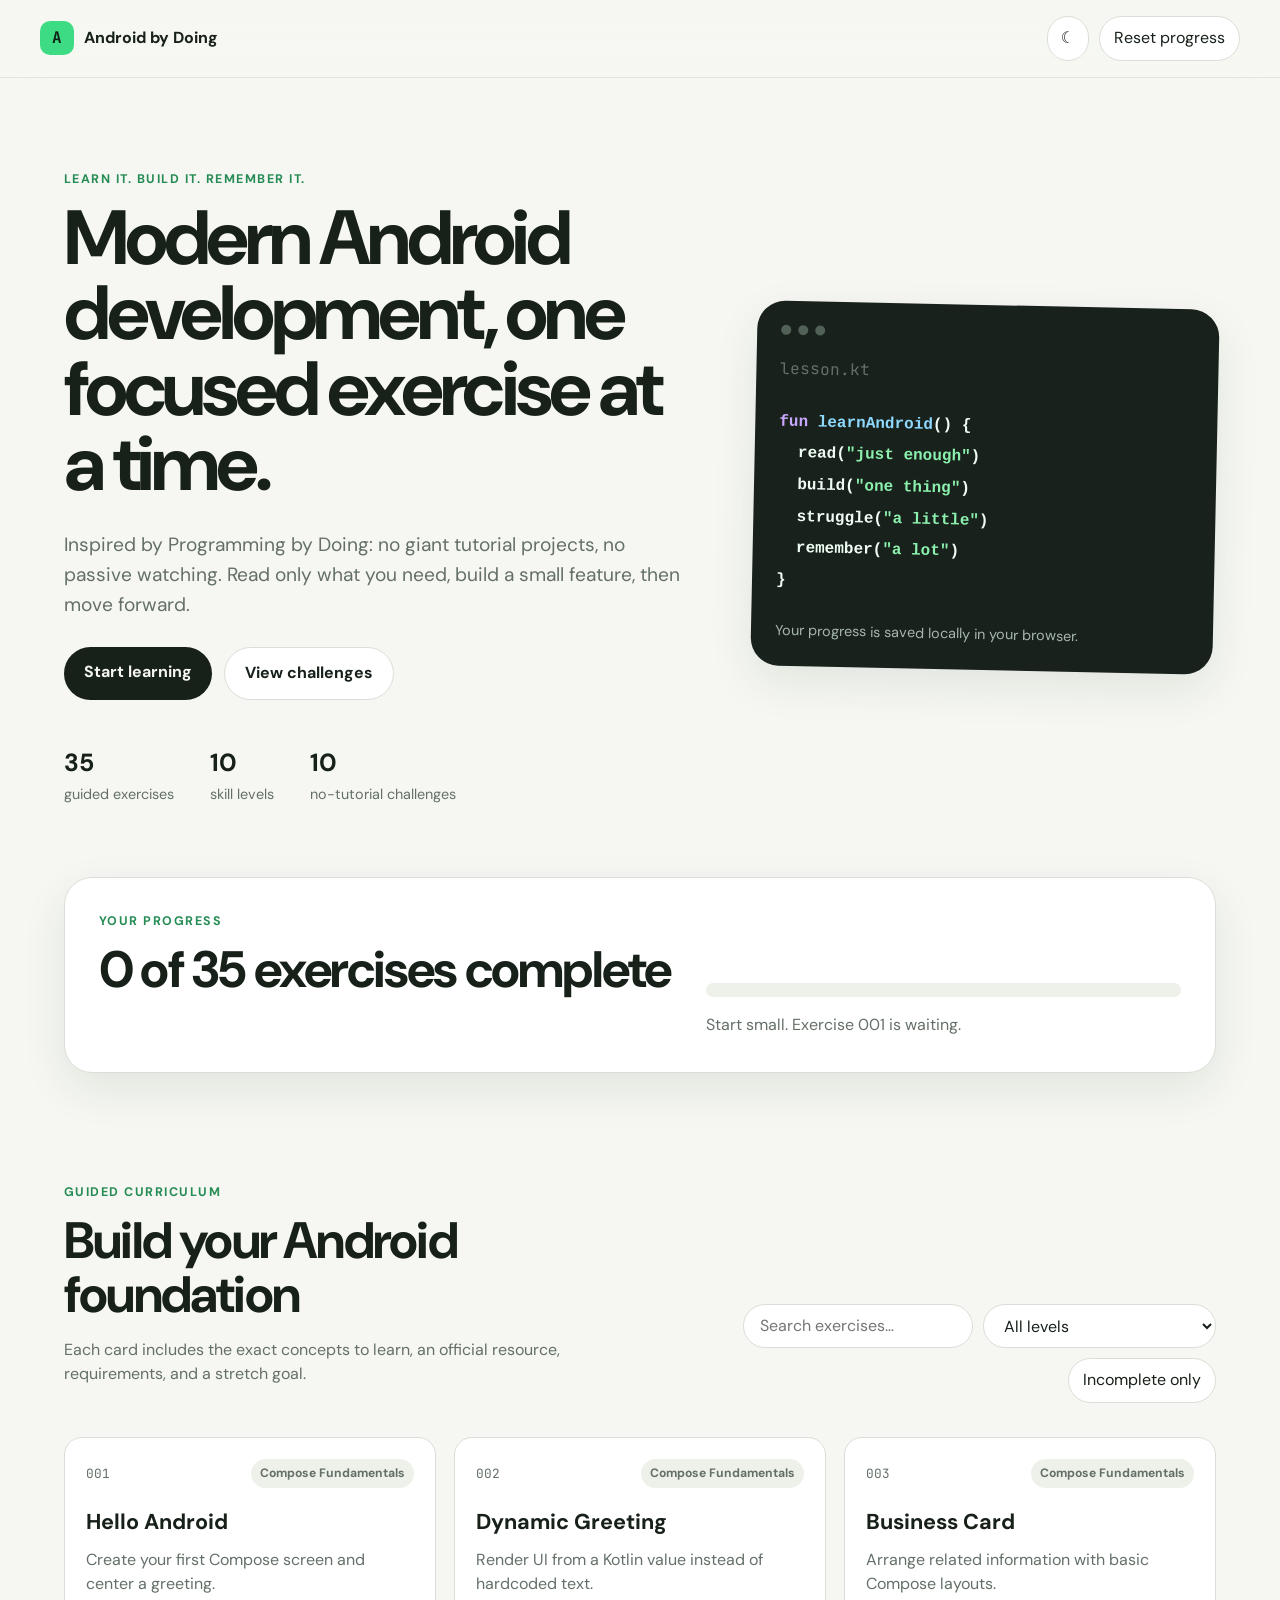
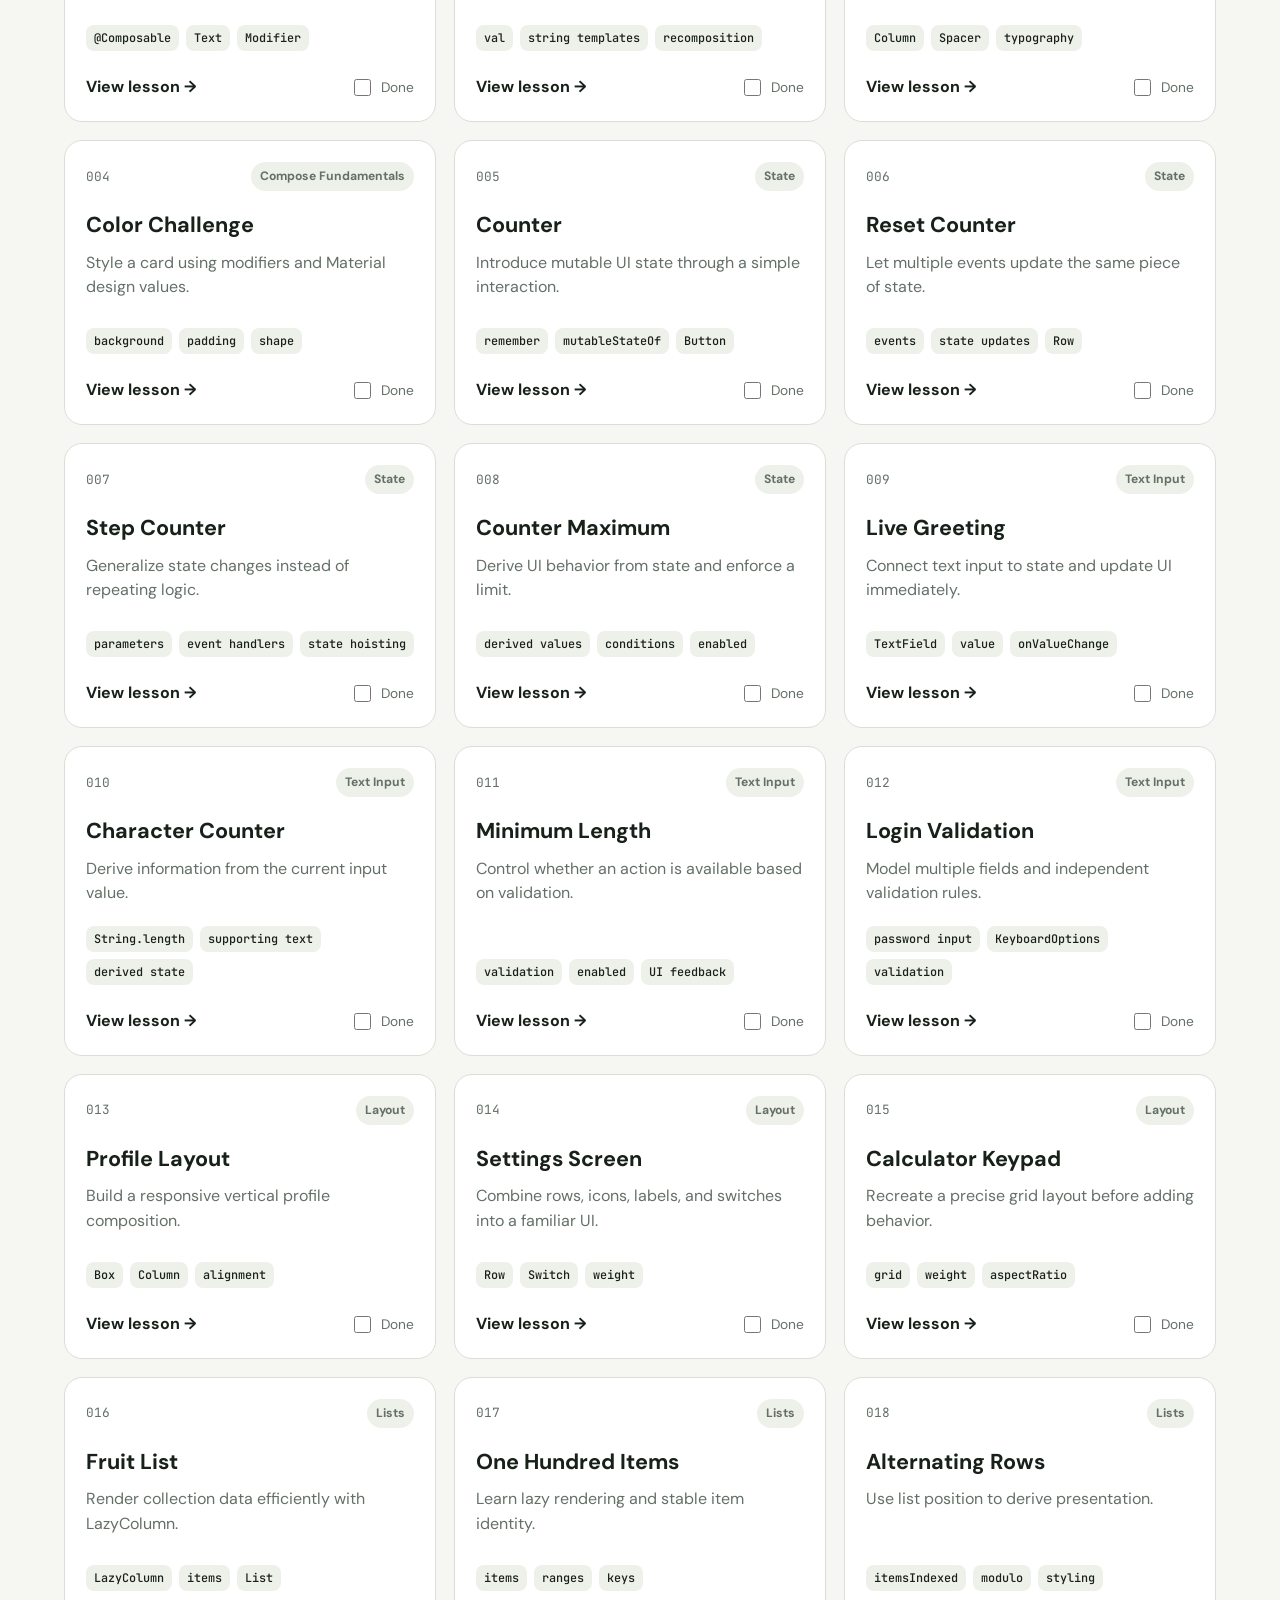
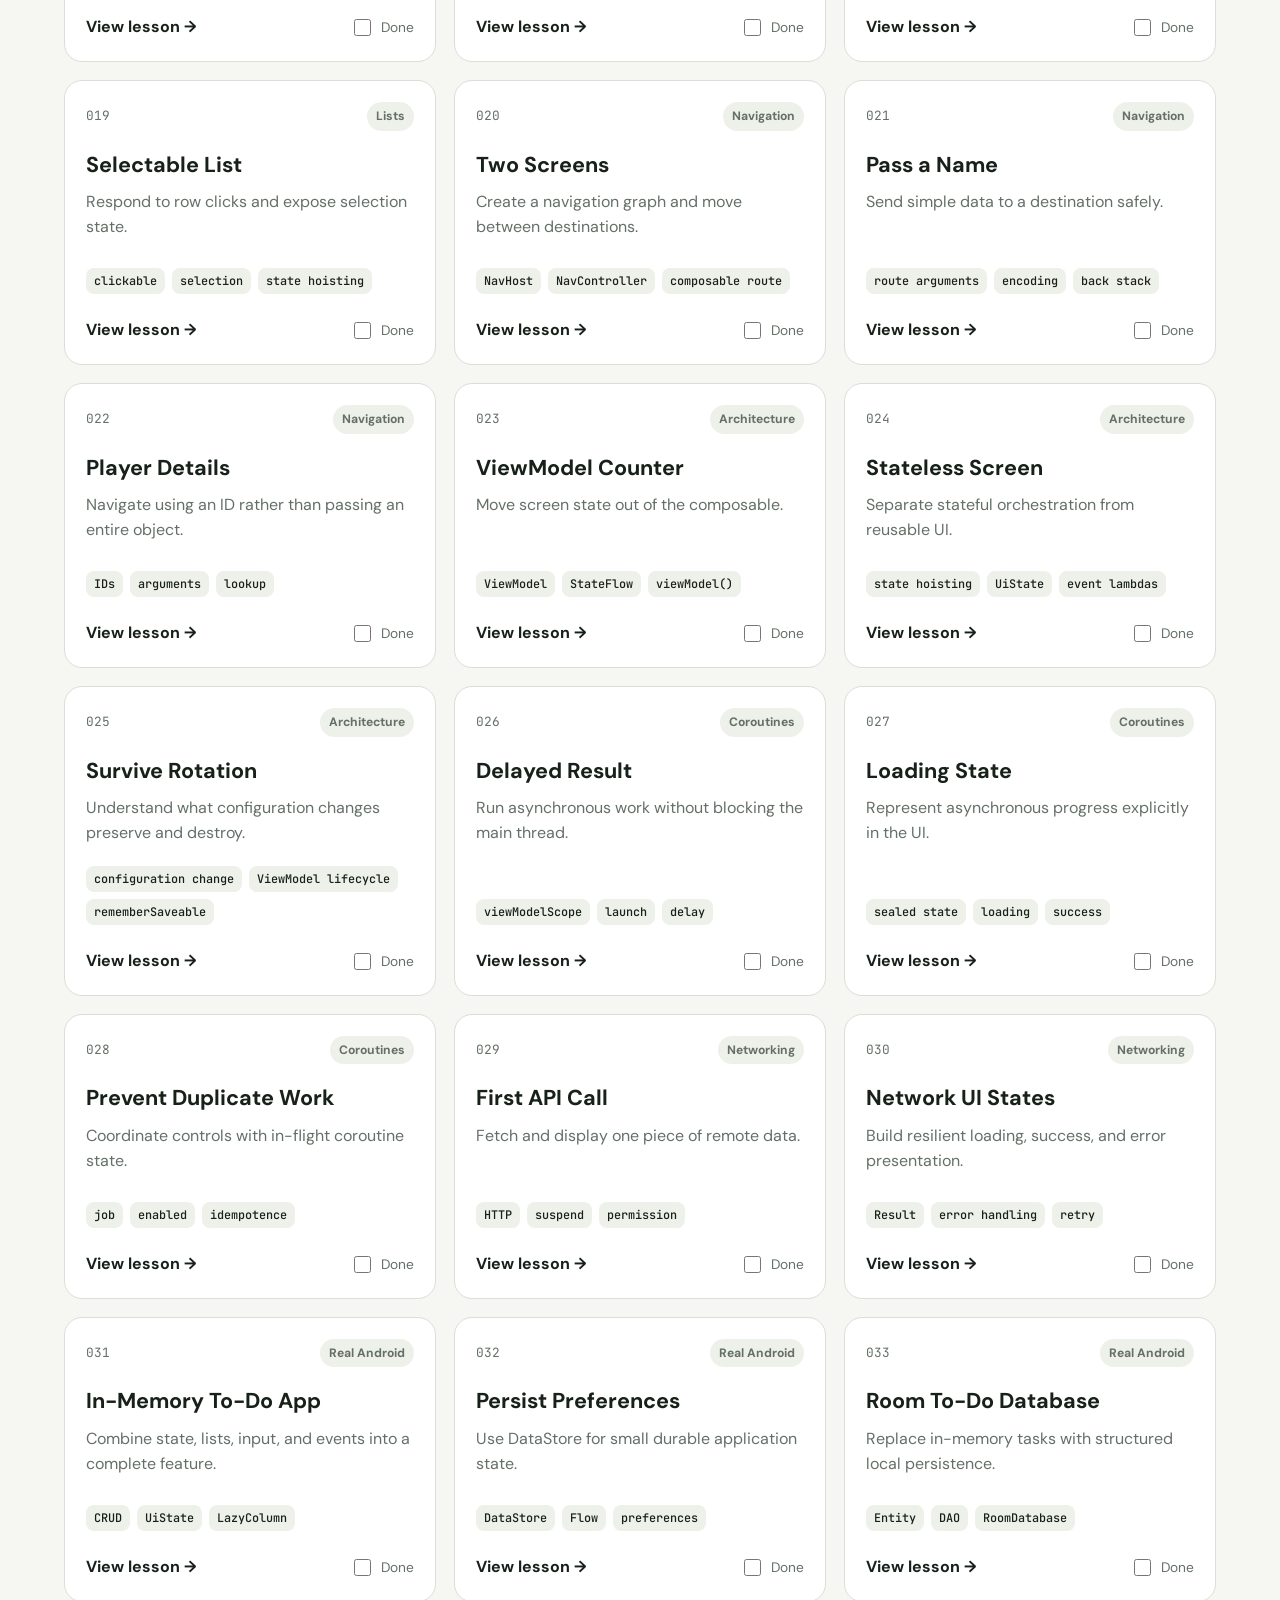
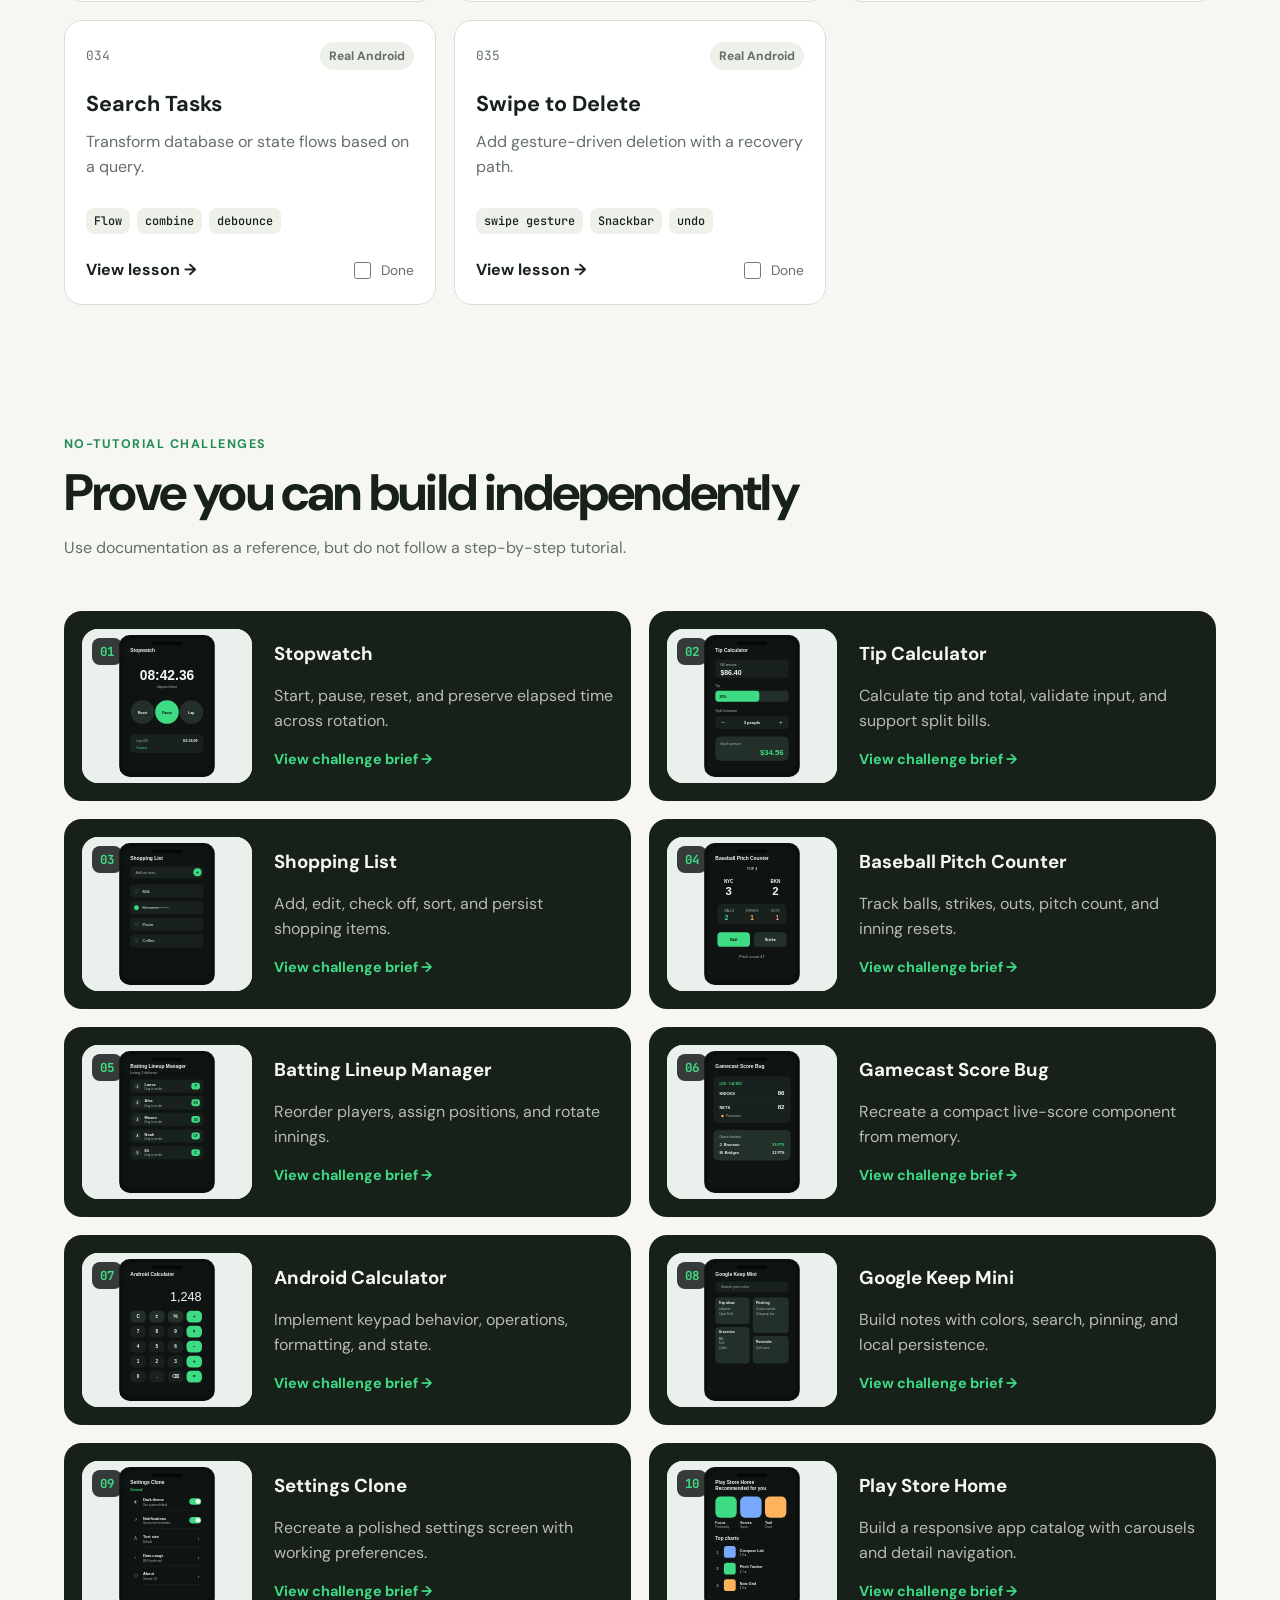
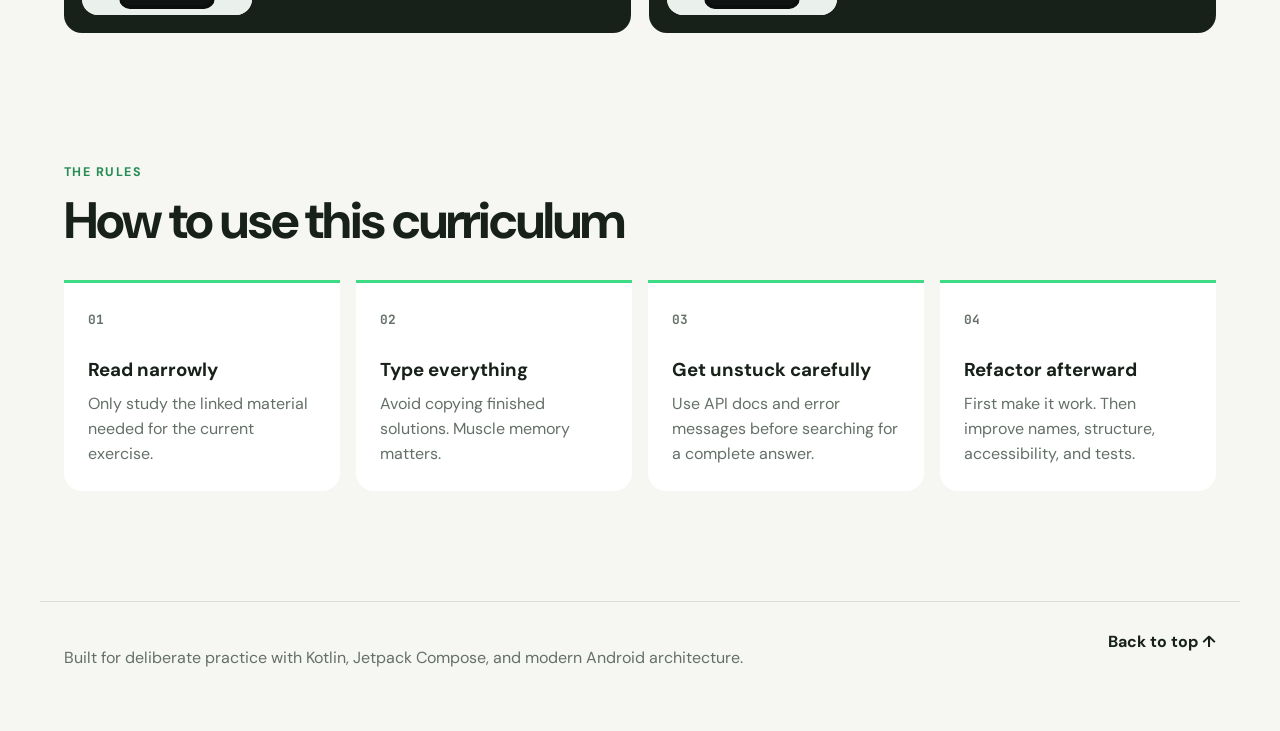
<file: index.html>
<!doctype html>
<html lang="en">
<head>
  <meta charset="utf-8" />
  <meta name="viewport" content="width=device-width, initial-scale=1" />
  <meta name="description" content="A hands-on, exercise-first path for learning modern Android development with Kotlin and Jetpack Compose." />
  <title>Android by Doing</title>
  <link rel="preconnect" href="https://fonts.googleapis.com">
  <link rel="preconnect" href="https://fonts.gstatic.com" crossorigin>
  <link href="https://fonts.googleapis.com/css2?family=DM+Sans:wght@400;500;600;700&family=JetBrains+Mono:wght@500;700&display=swap" rel="stylesheet">
  <link rel="stylesheet" href="styles.css?v=real-ui-1" />
</head>
<body>
  <header class="site-header">
    <a class="brand" href="#top" aria-label="Android by Doing home">
      <span class="brand-mark">A</span>
      <span>Android by Doing</span>
    </a>
    <nav class="header-actions" aria-label="Page controls">
      <button id="themeToggle" class="icon-button" type="button" aria-label="Toggle dark mode">☾</button>
      <button id="resetProgress" class="text-button" type="button">Reset progress</button>
    </nav>
  </header>

  <main id="top">
    <section class="hero">
      <div class="hero-copy">
        <p class="eyebrow">Learn it. Build it. Remember it.</p>
        <h1>Modern Android development, one focused exercise at a time.</h1>
        <p class="hero-text">Inspired by Programming by Doing: no giant tutorial projects, no passive watching. Read only what you need, build a small feature, then move forward.</p>
        <div class="hero-actions">
          <a class="primary-button" href="#curriculum">Start learning</a>
          <a class="secondary-button" href="#challenges">View challenges</a>
        </div>
        <div class="hero-stats" aria-label="Curriculum statistics">
          <div><strong id="exerciseCount">35</strong><span>guided exercises</span></div>
          <div><strong>10</strong><span>skill levels</span></div>
          <div><strong>10</strong><span>no-tutorial challenges</span></div>
        </div>
      </div>
      <aside class="hero-card" aria-label="How each lesson works">
        <div class="terminal-dots"><span></span><span></span><span></span></div>
        <p class="mono muted">lesson.kt</p>
        <pre><code><span class="code-purple">fun</span> <span class="code-blue">learnAndroid</span>() {
  read(<span class="code-green">"just enough"</span>)
  build(<span class="code-green">"one thing"</span>)
  struggle(<span class="code-green">"a little"</span>)
  remember(<span class="code-green">"a lot"</span>)
}</code></pre>
        <p class="hero-card-note">Your progress is saved locally in your browser.</p>
      </aside>
    </section>

    <section class="progress-section" aria-labelledby="progressTitle">
      <div>
        <p class="eyebrow">Your progress</p>
        <h2 id="progressTitle"><span id="completedCount">0</span> of 35 exercises complete</h2>
      </div>
      <div class="progress-track" role="progressbar" aria-valuemin="0" aria-valuemax="35" aria-valuenow="0">
        <div id="progressBar" class="progress-bar"></div>
      </div>
      <p id="progressMessage" class="muted">Start small. Exercise 001 is waiting.</p>
    </section>

    <section id="curriculum" class="curriculum-section">
      <div class="section-heading">
        <div>
          <p class="eyebrow">Guided curriculum</p>
          <h2>Build your Android foundation</h2>
          <p>Each card includes the exact concepts to learn, an official resource, requirements, and a stretch goal.</p>
        </div>
        <div class="filters" aria-label="Exercise filters">
          <label class="search-field">
            <span class="sr-only">Search exercises</span>
            <input id="searchInput" type="search" placeholder="Search exercises…" autocomplete="off" />
          </label>
          <select id="levelFilter" aria-label="Filter by level">
            <option value="all">All levels</option>
          </select>
          <button id="incompleteFilter" class="filter-button" type="button" aria-pressed="false">Incomplete only</button>
        </div>
      </div>
      <div id="exerciseGrid" class="exercise-grid"></div>
      <div id="emptyState" class="empty-state" hidden>
        <h3>No exercises found</h3>
        <p>Try a different search term or clear your filters.</p>
      </div>
    </section>

    <section id="challenges" class="challenge-section">
      <div class="section-heading compact">
        <div>
          <p class="eyebrow">No-tutorial challenges</p>
          <h2>Prove you can build independently</h2>
          <p>Use documentation as a reference, but do not follow a step-by-step tutorial.</p>
        </div>
      </div>
      <div id="challengeGrid" class="challenge-grid"></div>
    </section>

    <section class="principles-section">
      <p class="eyebrow">The rules</p>
      <h2>How to use this curriculum</h2>
      <div class="principles-grid">
        <article><span>01</span><h3>Read narrowly</h3><p>Only study the linked material needed for the current exercise.</p></article>
        <article><span>02</span><h3>Type everything</h3><p>Avoid copying finished solutions. Muscle memory matters.</p></article>
        <article><span>03</span><h3>Get unstuck carefully</h3><p>Use API docs and error messages before searching for a complete answer.</p></article>
        <article><span>04</span><h3>Refactor afterward</h3><p>First make it work. Then improve names, structure, accessibility, and tests.</p></article>
      </div>
    </section>
  </main>

  <footer>
    <p>Built for deliberate practice with Kotlin, Jetpack Compose, and modern Android architecture.</p>
    <a href="#top">Back to top ↑</a>
  </footer>

  <dialog id="exerciseDialog">
    <button id="closeDialog" class="dialog-close" type="button" aria-label="Close">×</button>
    <div id="dialogContent"></div>
  </dialog>

  <script src="app.js?v=real-ui-1"></script>
</body>
</html>
</file>
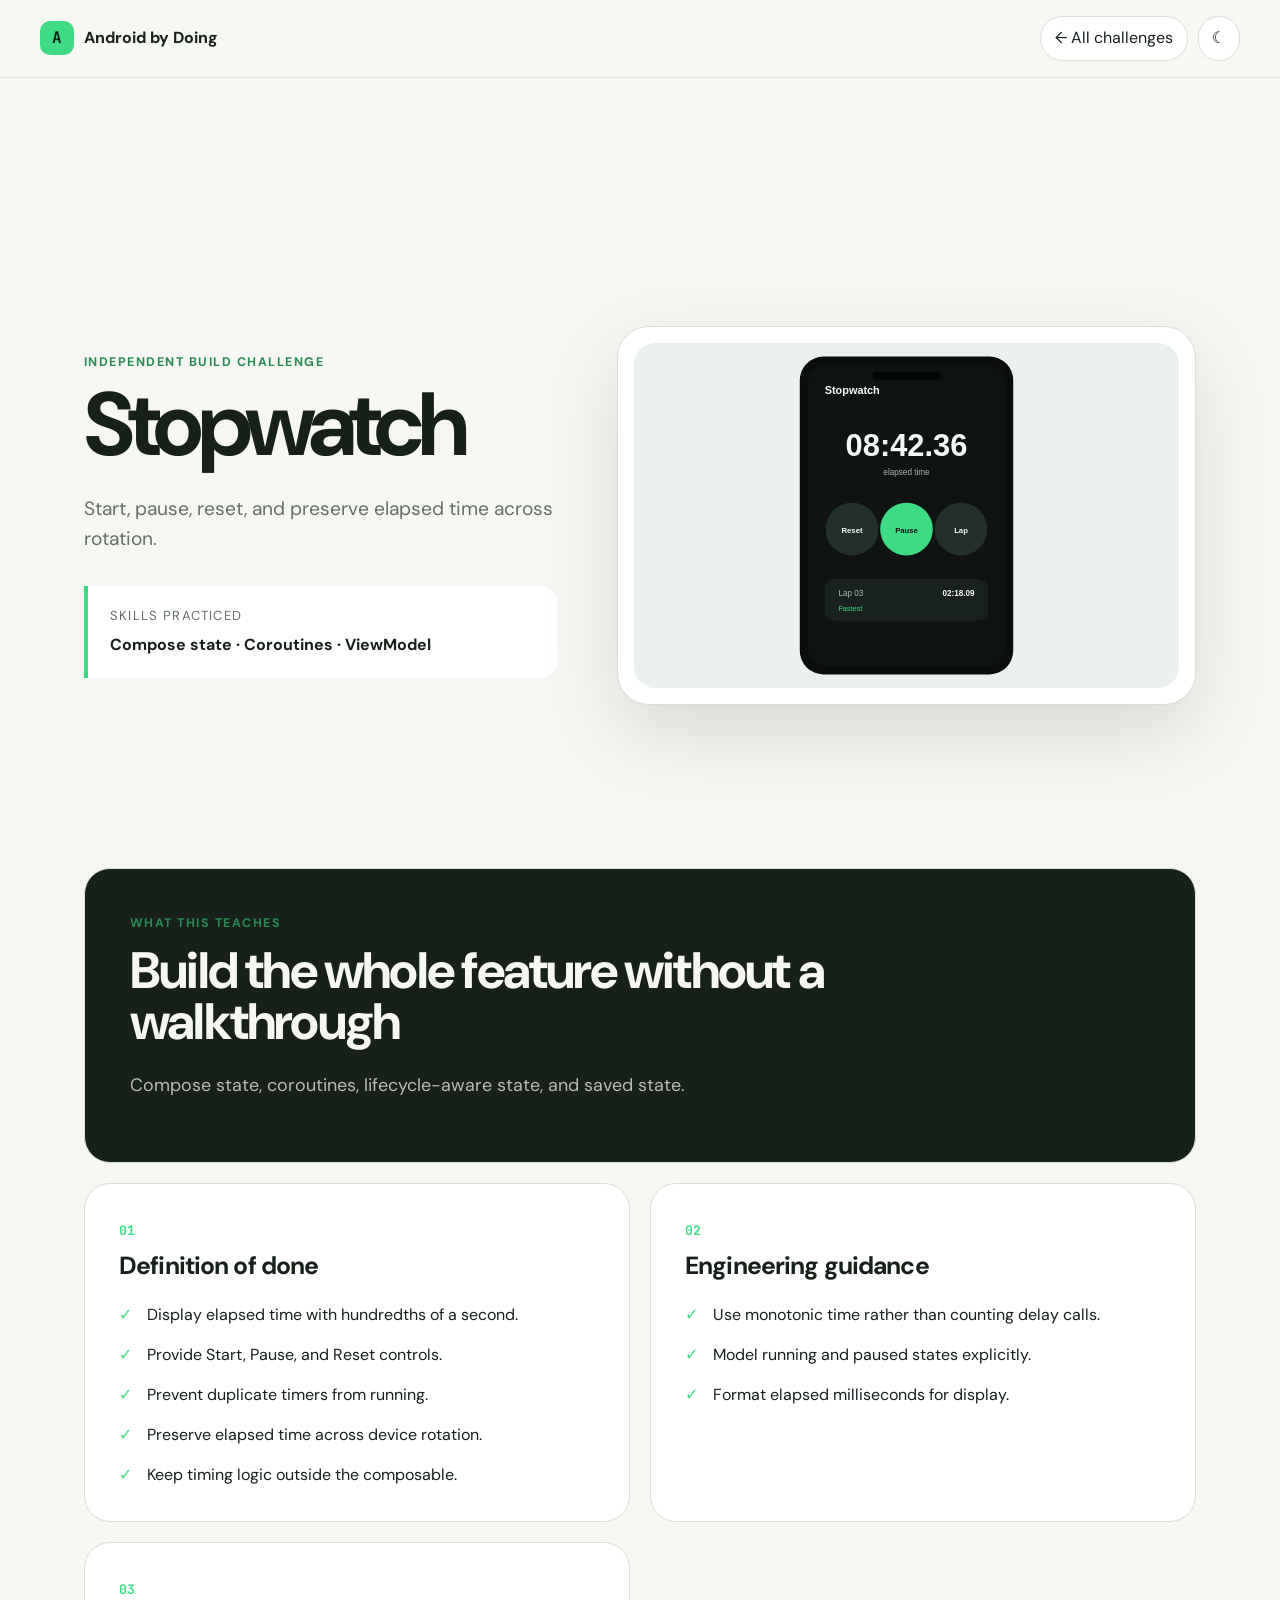
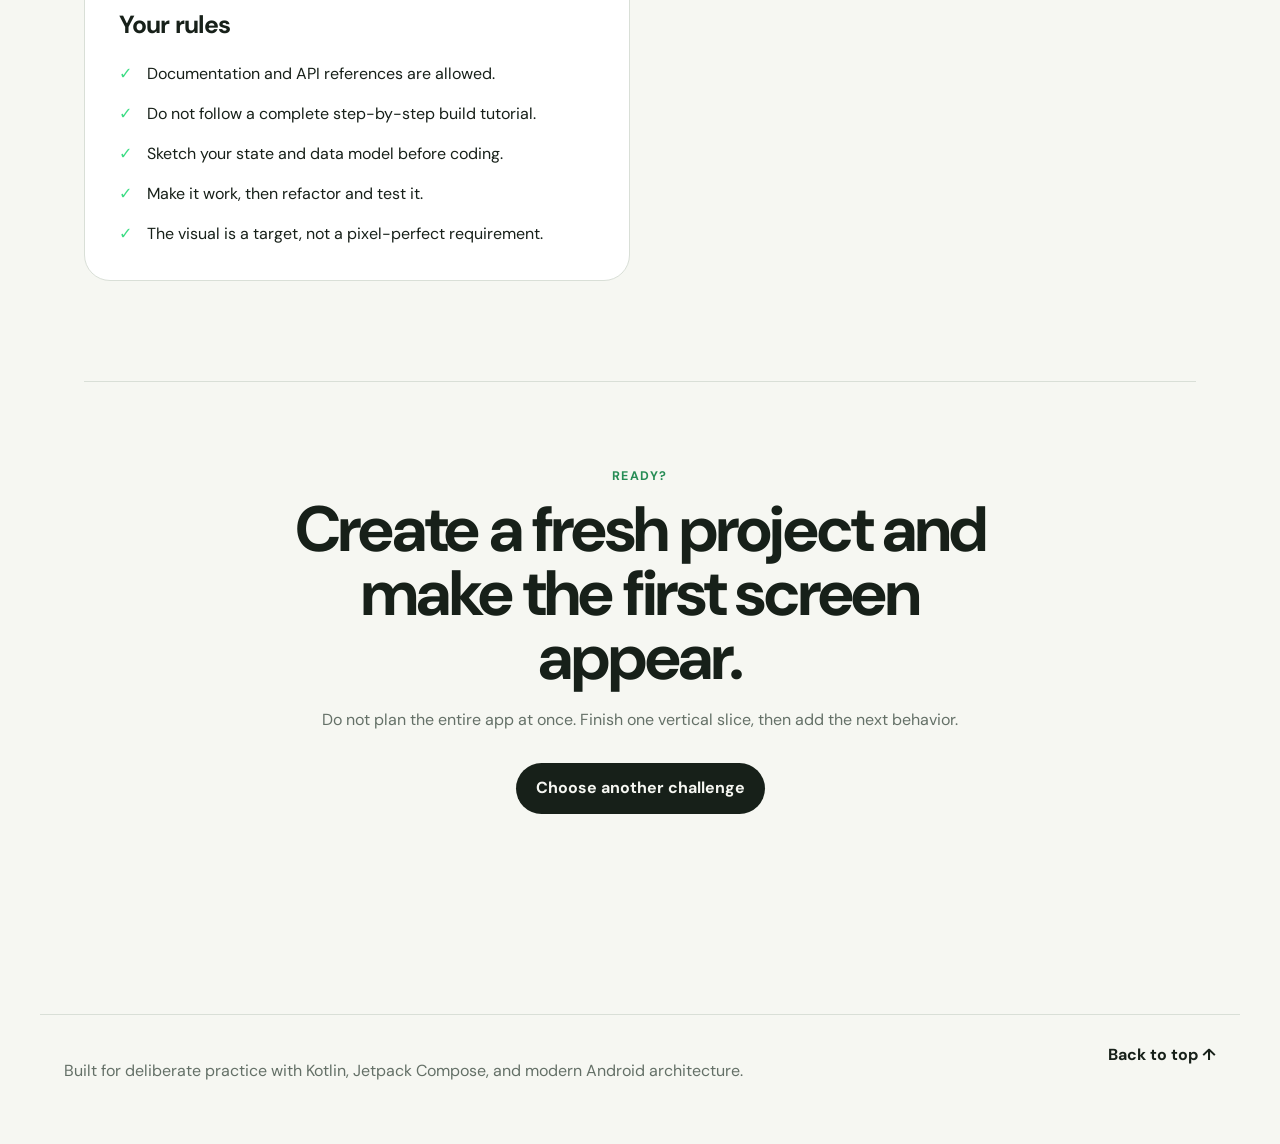
<file: challenge.html>
<!doctype html><html lang="en"><head><meta charset="utf-8"><meta name="viewport" content="width=device-width,initial-scale=1"><meta name="description" content="Independent Android app challenge brief."><title>Challenge · Android by Doing</title><link rel="preconnect" href="https://fonts.googleapis.com"><link rel="preconnect" href="https://fonts.gstatic.com" crossorigin><link href="https://fonts.googleapis.com/css2?family=DM+Sans:wght@400;500;600;700&family=JetBrains+Mono:wght@500;700&display=swap" rel="stylesheet"><link rel="stylesheet" href="styles.css?v=real-ui-1"></head><body><header class="site-header"><a class="brand" href="index.html"><span class="brand-mark">A</span><span>Android by Doing</span></a><nav class="header-actions"><a class="text-button back-link" href="index.html#challenges">← All challenges</a><button id="themeToggle" class="icon-button" type="button" aria-label="Toggle dark mode">☾</button></nav></header><main class="challenge-detail"><section class="challenge-hero"><div><p class="eyebrow">Independent build challenge</p><h1 id="challengeTitle"></h1><p id="challengeDescription" class="hero-text"></p><div class="skills-banner"><span>Skills practiced</span><strong id="challengeSkills"></strong></div></div><figure class="challenge-visual"><img id="challengeImage" src="" alt=""></figure></section><section class="brief-grid"><article class="brief-card featured"><p class="eyebrow">What this teaches</p><h2>Build the whole feature without a walkthrough</h2><p id="challengeLearn"></p></article><article class="brief-card"><span class="brief-number">01</span><h2>Definition of done</h2><ul id="requirements" class="check-list"></ul></article><article class="brief-card"><span class="brief-number">02</span><h2>Engineering guidance</h2><ul id="principles" class="check-list"></ul></article><article class="brief-card"><span class="brief-number">03</span><h2>Your rules</h2><ul class="check-list"><li>Documentation and API references are allowed.</li><li>Do not follow a complete step-by-step build tutorial.</li><li>Sketch your state and data model before coding.</li><li>Make it work, then refactor and test it.</li><li>The visual is a target, not a pixel-perfect requirement.</li></ul></article></section><section class="challenge-cta"><p class="eyebrow">Ready?</p><h2>Create a fresh project and make the first screen appear.</h2><p>Do not plan the entire app at once. Finish one vertical slice, then add the next behavior.</p><a class="primary-button" href="index.html#challenges">Choose another challenge</a></section></main><footer><p>Built for deliberate practice with Kotlin, Jetpack Compose, and modern Android architecture.</p><a href="#top">Back to top ↑</a></footer><script src="challenge.js?v=real-ui-1"></script></body></html>
</file>
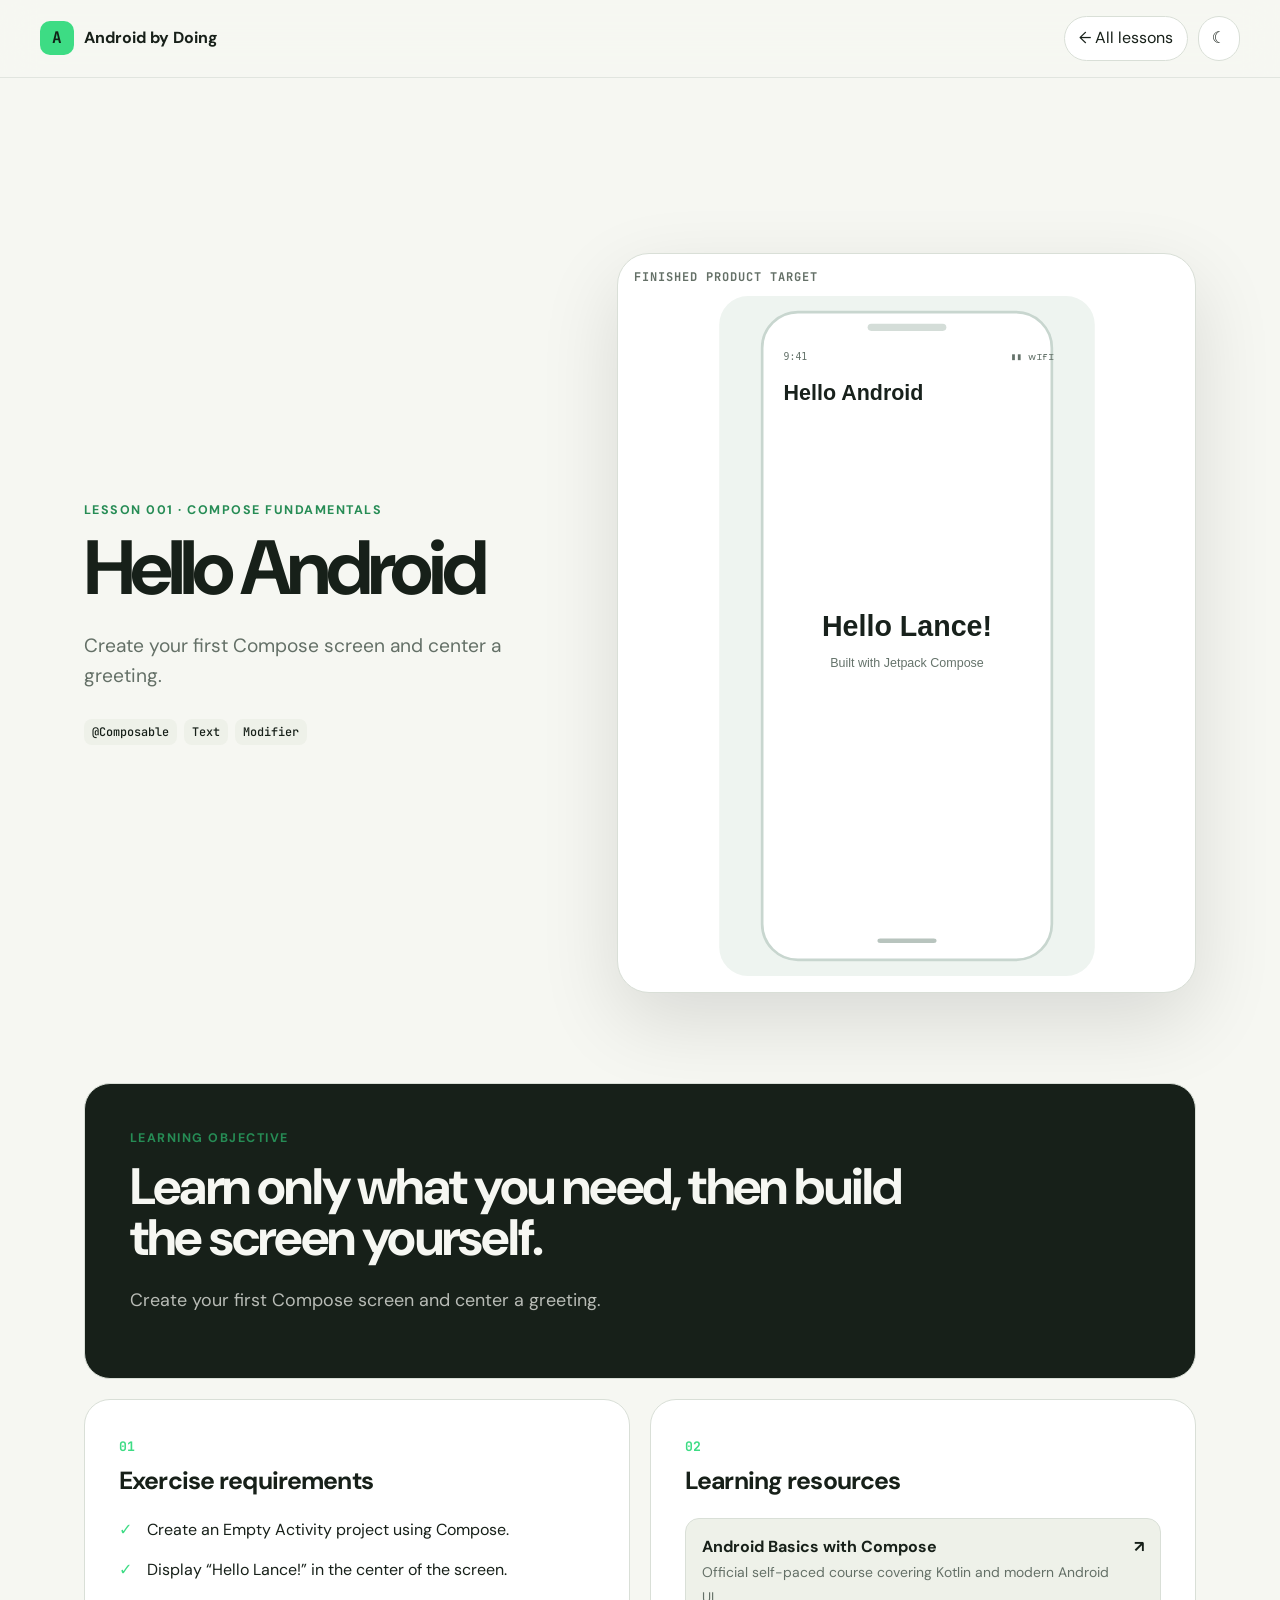
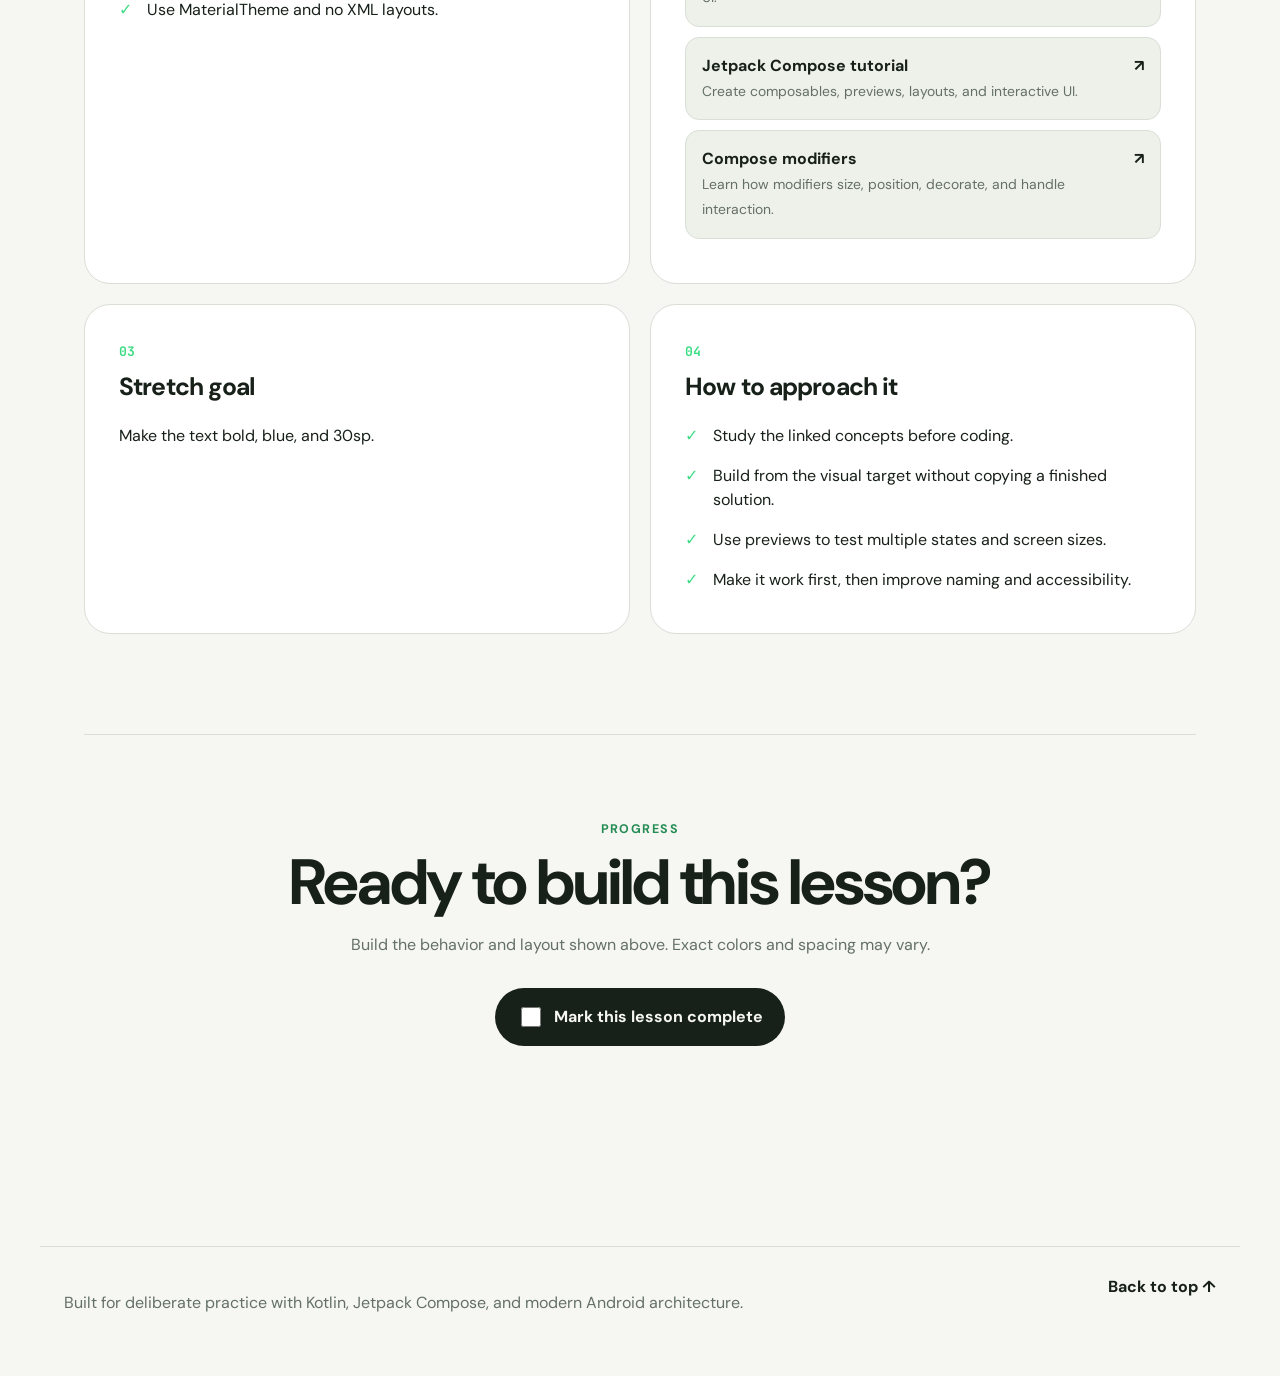
<file: lesson.html>
<!doctype html><html lang="en"><head><meta charset="utf-8"><meta name="viewport" content="width=device-width,initial-scale=1"><meta name="description" content="Guided Android exercise with resources and visual target."><title>Lesson · Android by Doing</title><link rel="preconnect" href="https://fonts.googleapis.com"><link rel="preconnect" href="https://fonts.gstatic.com" crossorigin><link href="https://fonts.googleapis.com/css2?family=DM+Sans:wght@400;500;600;700&family=JetBrains+Mono:wght@500;700&display=swap" rel="stylesheet"><link rel="stylesheet" href="styles.css?v=real-ui-1"></head><body><header class="site-header"><a class="brand" href="index.html"><span class="brand-mark">A</span><span>Android by Doing</span></a><nav class="header-actions"><a class="text-button back-link" href="index.html#curriculum">← All lessons</a><button id="themeToggle" class="icon-button" type="button" aria-label="Toggle dark mode">☾</button></nav></header><main class="challenge-detail lesson-detail"><section class="challenge-hero lesson-hero"><div><p class="eyebrow" id="lessonLevel"></p><h1 id="lessonTitle"></h1><p id="lessonSummary" class="hero-text"></p><div id="lessonConcepts" class="concept-list lesson-concepts"></div></div><figure class="challenge-visual"><figcaption class="visual-label">Finished product target</figcaption><img id="lessonImage" src="" alt=""></figure></section><section class="brief-grid"><article class="brief-card featured"><p class="eyebrow">Learning objective</p><h2>Learn only what you need, then build the screen yourself.</h2><p id="lessonObjective"></p></article><article class="brief-card"><span class="brief-number">01</span><h2>Exercise requirements</h2><ul id="lessonRequirements" class="check-list"></ul></article><article class="brief-card"><span class="brief-number">02</span><h2>Learning resources</h2><div id="lessonResources"></div></article><article class="brief-card"><span class="brief-number">03</span><h2>Stretch goal</h2><p id="lessonStretch"></p></article><article class="brief-card"><span class="brief-number">04</span><h2>How to approach it</h2><ul class="check-list"><li>Study the linked concepts before coding.</li><li>Build from the visual target without copying a finished solution.</li><li>Use previews to test multiple states and screen sizes.</li><li>Make it work first, then improve naming and accessibility.</li></ul></article></section><section class="challenge-cta"><p class="eyebrow">Progress</p><h2 id="completionHeading">Ready to build this lesson?</h2><p>Build the behavior and layout shown above. Exact colors and spacing may vary.</p><label class="lesson-complete"><input id="lessonComplete" type="checkbox"> Mark this lesson complete</label></section></main><footer><p>Built for deliberate practice with Kotlin, Jetpack Compose, and modern Android architecture.</p><a href="#top">Back to top ↑</a></footer><script src="lesson-data.js?v=real-ui-1"></script><script src="lesson.js?v=real-ui-1"></script></body></html>
</file>
<file: styles.css>
:root {
  --bg: #f6f7f2;
  --surface: #ffffff;
  --surface-2: #eef1e9;
  --text: #172019;
  --muted: #647067;
  --border: #d9dfd7;
  --accent: #3ddc84;
  --accent-dark: #143f29;
  --purple: #7457d9;
  --shadow: 0 16px 45px rgba(25, 40, 29, .09);
  --radius-lg: 28px;
  --radius-md: 18px;
  --radius-sm: 12px;
}

body.dark {
  --bg: #111512;
  --surface: #191f1b;
  --surface-2: #222a24;
  --text: #f4f7f3;
  --muted: #aeb8b0;
  --border: #344037;
  --accent-dark: #bdf7d2;
  --shadow: 0 18px 55px rgba(0, 0, 0, .28);
}

* { box-sizing: border-box; }
html { scroll-behavior: smooth; }
body {
  margin: 0;
  background: var(--bg);
  color: var(--text);
  font-family: "DM Sans", system-ui, sans-serif;
  line-height: 1.55;
  transition: background .2s ease, color .2s ease;
}
a { color: inherit; }
button, input, select { font: inherit; }
button, select { cursor: pointer; }

.site-header {
  position: sticky;
  top: 0;
  z-index: 20;
  display: flex;
  justify-content: space-between;
  align-items: center;
  padding: 16px max(24px, calc((100vw - 1200px) / 2));
  background: color-mix(in srgb, var(--bg) 88%, transparent);
  border-bottom: 1px solid color-mix(in srgb, var(--border) 70%, transparent);
  backdrop-filter: blur(18px);
}
.brand { display:flex; align-items:center; gap:10px; text-decoration:none; font-weight:700; }
.brand-mark { display:grid; place-items:center; width:34px; height:34px; border-radius:10px; background:var(--accent); color:#102216; font-family:"JetBrains Mono"; }
.header-actions { display:flex; gap:10px; }
.icon-button, .text-button, .filter-button {
  border:1px solid var(--border); background:var(--surface); color:var(--text); border-radius:999px; padding:9px 14px;
}
.icon-button { width:42px; padding:9px; }

main { max-width: 1200px; margin: auto; padding: 0 24px; }
.hero { min-height: 720px; display:grid; grid-template-columns:1.15fr .85fr; gap:64px; align-items:center; padding:92px 0 72px; }
.eyebrow { margin:0 0 12px; color:#268c55; font-weight:700; letter-spacing:.12em; text-transform:uppercase; font-size:.78rem; }
body.dark .eyebrow { color:var(--accent); }
h1 { margin:0; max-width:800px; font-size:clamp(3rem, 6vw, 5.7rem); line-height:.98; letter-spacing:-.055em; }
h2 { margin:0; font-size:clamp(2rem, 4vw, 3.4rem); line-height:1.05; letter-spacing:-.035em; }
h3 { margin:0; }
.hero-text { max-width:670px; margin:28px 0; color:var(--muted); font-size:1.2rem; }
.hero-actions { display:flex; gap:12px; flex-wrap:wrap; }
.primary-button, .secondary-button { display:inline-flex; justify-content:center; padding:13px 20px; border-radius:999px; text-decoration:none; font-weight:700; }
.primary-button { background:var(--text); color:var(--bg); }
.secondary-button { border:1px solid var(--border); background:var(--surface); }
.hero-stats { display:flex; gap:36px; margin-top:44px; }
.hero-stats div { display:flex; flex-direction:column; }
.hero-stats strong { font-size:1.55rem; }
.hero-stats span { color:var(--muted); font-size:.9rem; }
.hero-card { background:#18211b; color:#eefcf3; border-radius:var(--radius-lg); box-shadow:var(--shadow); padding:24px; transform:rotate(1.2deg); }
.terminal-dots { display:flex; gap:7px; margin-bottom:22px; }
.terminal-dots span { width:10px; height:10px; border-radius:50%; background:#526158; }
.hero-card pre { overflow:auto; margin:24px 0; font:600 1rem/1.85 "JetBrains Mono", monospace; }
.mono { font-family:"JetBrains Mono", monospace; }
.muted { color:var(--muted); }
.code-purple { color:#c8a7ff; }.code-blue{color:#8dd9ff}.code-green{color:#8bf0ad}
.hero-card-note { color:#a7b7ad; margin:0; font-size:.9rem; }

.progress-section { display:grid; grid-template-columns:auto 1fr; gap:16px 36px; align-items:end; padding:34px; border-radius:var(--radius-lg); background:var(--surface); border:1px solid var(--border); box-shadow:var(--shadow); }
.progress-track { height:14px; background:var(--surface-2); border-radius:999px; overflow:hidden; }
.progress-bar { width:0; height:100%; background:var(--accent); border-radius:inherit; transition:width .35s ease; }
.progress-section > p { grid-column:2; margin:0; }

.curriculum-section, .challenge-section, .principles-section { padding:110px 0 20px; }
.section-heading { display:flex; justify-content:space-between; align-items:end; gap:30px; margin-bottom:34px; }
.section-heading p:not(.eyebrow) { color:var(--muted); max-width:650px; }
.section-heading.compact { align-items:start; }
.filters { display:flex; flex-wrap:wrap; gap:10px; justify-content:flex-end; }
.search-field input, select { min-height:44px; border:1px solid var(--border); border-radius:999px; padding:0 16px; background:var(--surface); color:var(--text); }
.search-field input { width:230px; }
.filter-button.active { background:var(--text); color:var(--bg); }

.exercise-grid { display:grid; grid-template-columns:repeat(3, 1fr); gap:18px; }
.exercise-card { display:flex; flex-direction:column; min-height:310px; padding:23px; background:var(--surface); border:1px solid var(--border); border-radius:var(--radius-md); transition:transform .18s ease, box-shadow .18s ease, border-color .18s ease; }
.exercise-card:hover { transform:translateY(-4px); box-shadow:var(--shadow); border-color:color-mix(in srgb, var(--accent) 65%, var(--border)); }
.exercise-card.completed { background:color-mix(in srgb, var(--accent) 9%, var(--surface)); }
.card-top { display:flex; justify-content:space-between; align-items:center; gap:12px; }
.lesson-number { font-family:"JetBrains Mono"; font-size:.8rem; color:var(--muted); }
.level-pill { padding:5px 9px; border-radius:999px; background:var(--surface-2); color:var(--muted); font-size:.76rem; font-weight:700; }
.exercise-card h3 { margin:24px 0 10px; font-size:1.35rem; }
.exercise-card > p { color:var(--muted); margin:0 0 22px; }
.concept-list { display:flex; flex-wrap:wrap; gap:7px; margin-top:auto; }
.concept-list span { padding:5px 8px; border-radius:8px; background:var(--surface-2); font:500 .74rem "JetBrains Mono"; }
.card-actions { display:flex; justify-content:space-between; align-items:center; gap:10px; margin-top:24px; }
.open-exercise { border:0; background:transparent; color:var(--text); font-weight:700; padding:0; }
.complete-label { display:flex; align-items:center; gap:7px; color:var(--muted); font-size:.86rem; cursor:pointer; }
.complete-label input { accent-color:var(--accent); width:17px; height:17px; }

.challenge-grid { display:grid; grid-template-columns:repeat(2,1fr); gap:18px; counter-reset:challenges; }
.challenge-card { position:relative; display:grid; grid-template-columns:170px 1fr; gap:22px; min-height:190px; padding:18px; border-radius:var(--radius-md); background:var(--text); color:var(--bg); overflow:hidden; text-decoration:none; transition:transform .2s ease, box-shadow .2s ease; }
.challenge-card:hover { transform:translateY(-4px); box-shadow:0 18px 50px rgba(0,0,0,.18); }
.challenge-card img { width:100%; height:100%; min-height:154px; object-fit:cover; border-radius:16px; background:#eaf1ed; }
.challenge-card > div { align-self:center; }
.challenge-card .challenge-number { position:absolute; top:27px; left:28px; z-index:2; padding:5px 8px; border-radius:8px; background:rgba(15,20,18,.82); color:var(--accent); font:700 .78rem "JetBrains Mono"; }
.challenge-card p { opacity:.72; margin-bottom:13px; }
.challenge-link { font-weight:700; font-size:.9rem; color:var(--accent); }

.principles-grid { display:grid; grid-template-columns:repeat(4,1fr); gap:16px; margin-top:32px; }
.principles-grid article { padding:24px; border-top:3px solid var(--accent); background:var(--surface); border-radius:0 0 var(--radius-md) var(--radius-md); }
.principles-grid span { font:700 .8rem "JetBrains Mono"; color:var(--muted); }
.principles-grid h3 { margin:24px 0 8px; }
.principles-grid p { color:var(--muted); margin:0; }

footer { max-width:1200px; margin:90px auto 0; padding:28px 24px 44px; border-top:1px solid var(--border); display:flex; justify-content:space-between; gap:20px; color:var(--muted); }
footer a { color:var(--text); font-weight:700; text-decoration:none; }

.empty-state { text-align:center; padding:60px 20px; background:var(--surface); border-radius:var(--radius-md); }
.sr-only { position:absolute; width:1px; height:1px; padding:0; margin:-1px; overflow:hidden; clip:rect(0,0,0,0); white-space:nowrap; border:0; }

#exerciseDialog { width:min(760px, calc(100% - 30px)); max-height:90vh; padding:0; border:1px solid var(--border); border-radius:24px; background:var(--surface); color:var(--text); box-shadow:0 30px 100px rgba(0,0,0,.35); }
#exerciseDialog::backdrop { background:rgba(10,15,11,.68); backdrop-filter:blur(5px); }
.dialog-close { position:sticky; float:right; top:16px; margin:16px 16px 0 0; width:40px; height:40px; border:1px solid var(--border); border-radius:50%; background:var(--surface); color:var(--text); font-size:1.6rem; z-index:2; }
.dialog-body { padding:42px; }
.dialog-body .lesson-number { display:block; margin-bottom:12px; }
.dialog-body h2 { font-size:2.6rem; }
.dialog-intro { font-size:1.1rem; color:var(--muted); }
.dialog-section { margin-top:34px; padding-top:26px; border-top:1px solid var(--border); }
.dialog-section h3 { margin-bottom:12px; }
.dialog-section ul { padding-left:20px; }
.resource-link { display:flex; justify-content:space-between; gap:20px; padding:16px; border:1px solid var(--border); border-radius:14px; text-decoration:none; background:var(--surface-2); }
.resource-link + .resource-link { margin-top:10px; }
.resource-link span { color:var(--muted); font-size:.87rem; }
.dialog-complete { display:flex; align-items:center; gap:10px; margin-top:30px; padding:16px; border-radius:14px; background:color-mix(in srgb, var(--accent) 14%, var(--surface)); font-weight:700; }
.dialog-complete input { width:20px; height:20px; accent-color:var(--accent); }

@media (max-width: 950px) {
  .hero { grid-template-columns:1fr; min-height:auto; gap:42px; }
  .hero-card { max-width:700px; transform:none; }
  .section-heading { align-items:start; flex-direction:column; }
  .filters { justify-content:start; }
  .exercise-grid { grid-template-columns:repeat(2,1fr); }
  .principles-grid { grid-template-columns:repeat(2,1fr); }
}
@media (max-width: 640px) {
  main { padding:0 16px; }
  .site-header { padding:12px 16px; }
  .text-button { display:none; }
  .hero { padding:64px 0 50px; }
  h1 { font-size:3.25rem; }
  .hero-stats { gap:18px; justify-content:space-between; }
  .progress-section { grid-template-columns:1fr; padding:24px; }
  .progress-section > p { grid-column:1; }
  .exercise-grid, .challenge-grid, .principles-grid { grid-template-columns:1fr; }
  .filters, .search-field, .search-field input, select, .filter-button { width:100%; }
  .dialog-body { padding:32px 22px; }
  .dialog-body h2 { font-size:2rem; }
  footer { flex-direction:column; }
}

.back-link { text-decoration:none; color:var(--text); }
.challenge-detail { width:min(1160px, calc(100% - 40px)); margin:0 auto; padding-top:120px; }
.challenge-hero { display:grid; grid-template-columns:.9fr 1.1fr; gap:60px; align-items:center; min-height:650px; padding:55px 0 70px; }
.challenge-hero h1 { font-size:clamp(3rem,7vw,6.7rem); line-height:.92; letter-spacing:-.065em; margin:12px 0 28px; }
.skills-banner { display:flex; flex-direction:column; gap:7px; margin-top:32px; padding:20px 22px; border-left:4px solid var(--accent); background:var(--surface); border-radius:0 16px 16px 0; }
.skills-banner span { color:var(--muted); font-size:.82rem; text-transform:uppercase; letter-spacing:.09em; }
.challenge-visual { margin:0; padding:16px; border:1px solid var(--border); border-radius:32px; background:var(--surface); box-shadow:0 28px 80px rgba(0,0,0,.12); }
.challenge-visual img { display:block; width:100%; border-radius:21px; }
.brief-grid { display:grid; grid-template-columns:repeat(2,1fr); gap:20px; padding:20px 0 100px; }
.brief-card { position:relative; min-height:330px; padding:34px; border:1px solid var(--border); border-radius:26px; background:var(--surface); }
.brief-card.featured { grid-column:1 / -1; min-height:auto; padding:45px; background:var(--text); color:var(--bg); }
.brief-card h2 { font-size:1.55rem; margin:10px 0 24px; }
.brief-card.featured h2 { font-size:clamp(2rem,4vw,4rem); max-width:850px; line-height:1; }
.brief-card.featured p:last-child { max-width:760px; font-size:1.12rem; opacity:.72; }
.brief-number { font:700 .82rem "JetBrains Mono"; color:var(--accent); }
.check-list { list-style:none; padding:0; margin:0; display:grid; gap:16px; }
.check-list li { position:relative; padding-left:28px; line-height:1.5; }
.check-list li::before { content:"✓"; position:absolute; left:0; color:var(--accent); font-weight:800; }
.challenge-cta { text-align:center; padding:85px 30px 110px; border-top:1px solid var(--border); }
.challenge-cta h2 { max-width:760px; margin:12px auto 18px; font-size:clamp(2rem,5vw,4.4rem); line-height:1; }
.challenge-cta p:not(.eyebrow) { max-width:650px; margin:0 auto 30px; color:var(--muted); }
@media (max-width:900px) { .challenge-hero { grid-template-columns:1fr; gap:30px; padding-top:30px; } .brief-grid { grid-template-columns:1fr; } .brief-card.featured { grid-column:auto; } }
@media (max-width:650px) { .challenge-detail { width:min(100% - 24px,1160px); padding-top:95px; } .challenge-card { grid-template-columns:110px 1fr; gap:14px; padding:12px; min-height:150px; } .challenge-card img { min-height:126px; } .challenge-card .challenge-number { top:20px; left:20px; } .challenge-card h3 { font-size:1.05rem; } .challenge-card p { font-size:.86rem; } .challenge-hero { min-height:auto; } .challenge-hero h1 { font-size:3.4rem; } .brief-card,.brief-card.featured { padding:26px; } .header-actions .back-link { display:none; } }

/* Curriculum visual previews and lesson pages */
.exercise-card{padding:0;overflow:hidden;min-height:285px}.exercise-card-body{display:flex;flex:1;flex-direction:column;padding:21px}.exercise-card-body h3{margin:18px 0 8px;font-size:1.35rem}.exercise-card-body>p{color:var(--muted);margin:0 0 20px}.open-exercise{text-decoration:none}.lesson-hero h1{font-size:clamp(3rem,6vw,6rem)}.lesson-concepts{margin-top:28px}.lesson-complete{display:inline-flex;align-items:center;gap:10px;padding:16px 22px;border-radius:999px;background:var(--text);color:var(--bg);font-weight:700}.lesson-complete input{width:20px;height:20px;accent-color:var(--accent)}.lesson-detail .brief-card:nth-child(3){overflow:hidden}.lesson-detail .resource-link{margin-bottom:10px}@media(max-width:650px){.exercise-card{min-height:auto}}

.visual-label{font:700 12px/1.2 JetBrains Mono,monospace;text-transform:uppercase;letter-spacing:.08em;color:var(--muted);margin:0 0 12px}.challenge-visual img{display:block;width:100%;max-height:680px;object-fit:contain}
</file>
